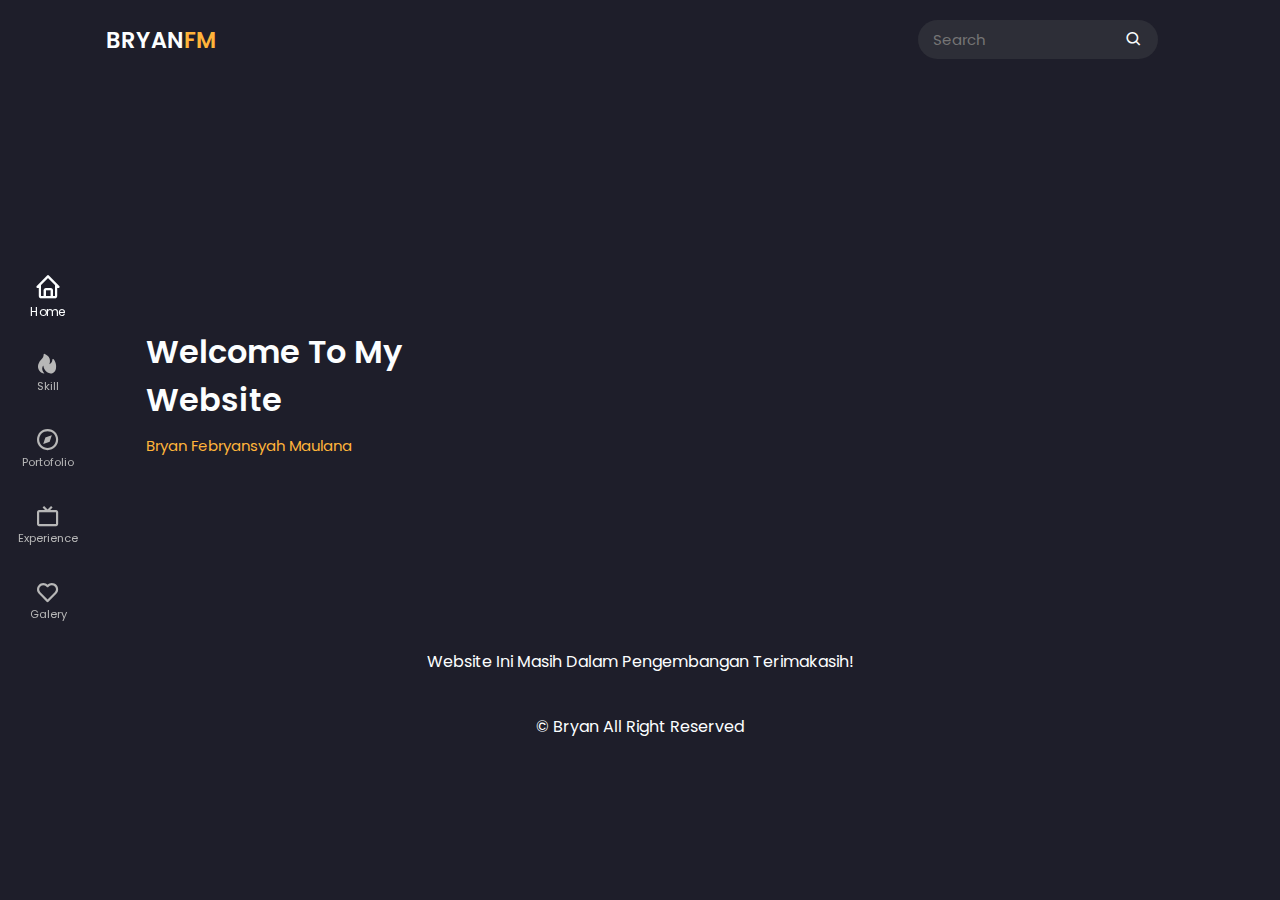
<file: index.html>
<!DOCTYPE html>
<html lang="en">
<head>
    <meta charset="UTF-8">
    <meta http-equiv="X-UA-Compatible" content="IE=edge">
    <meta name="viewport" content="width=device-width, initial-scale=1.0">
    <title>Bryan Febryansyah Maulana</title>
    <!-- Link To CSS -->
    <link rel="stylesheet" href="css/style.css">
    <!-- Link Swiper CSS -->
    <link rel="stylesheet" href="css/swiper-bundle.min.css">
    <!-- Fav Icon -->
    <link rel="shortcut icon" href="img/fav-icon.png" type="image/x-icon">
    <!-- Box Icons -->
    <link href='https://unpkg.com/boxicons@2.1.4/css/boxicons.min.css' rel='stylesheet'>
</head>
<body>
    <!-- Header -->
    <header>
        <!-- Nav -->
        <div class="nav container">
            <!-- Logo -->
            <a href="home.html" class="logo">
                Bryan<span>FM</span>
            </a>
            <!-- Search Box -->
            <div class="search-box">
                <input type="search" name="" id="search-input" placeholder="Search">
                <i class="bx bx-search"></i>
            </div>
            <!-- User -->
            <!-- <a href="#" class="user">
                <img src="img/pascal-muller-iSz0IMtulos-unsplash.png" alt="" class="user-img">
            </a> -->
            <!-- NavBar -->
            <div class="navbar">
                <a href="#home" class="nav-link nav-active">
                    <i class='bx bx-home' ></i>
                    <span class="nav-link-title">Home</span>
                </a>
                <a href="#popular" class="nav-link">
                    <i class='bx bxs-hot' ></i>
                    <span class="nav-link-title">Skill</span>
                </a>
                <a href="#movies" class="nav-link">
                    <i class='bx bx-compass' ></i>
                    <span class="nav-link-title">Portofolio</span>
                </a>
                <a href="play-page.html" class="nav-link">
                    <i class='bx bx-tv' ></i>
                    <span class="nav-link-title">Experience</span>
                </a>
                <a href="#home" class="nav-link">
                    <i class='bx bx-heart' ></i>
                    <span class="nav-link-title">Galery</span>
                </a>
            </div>
        </div>
    </header>
    <!-- Home -->
    <section class="home container" id="home">
        <!-- Home Image -->
        <!-- <img src="img/pascal-muller-iSz0IMtulos-unsplash.png" alt="" class="home-img"> -->
        <!-- Home Text -->
        <div class="home-text">
            <h1 class="home-title">Welcome To My <br>Website</h1>
            <p>Bryan Febryansyah Maulana</p>
            <!-- <a href="#" class="watch-btn">
                <i class='bx bx-right-arrow' ></i>
                <span>Watch the trailer</span>
            </a> -->
        </div>
    </section>
    <div class="copyright">
        <p>Website Ini Masih Dalam Pengembangan Terimakasih!</p>
    </div>
    <!-- Copyright -->
    <div class="copyright">
        <p>&#169; Bryan All Right Reserved</p>
    </div>

    <!-- Link Swiper JS -->
    <script src="js/swiper-bundle.min.js"></script>
    <!-- Link To JS-->
    <script src="js/main.js"></script>
</body>
</html>
</file>
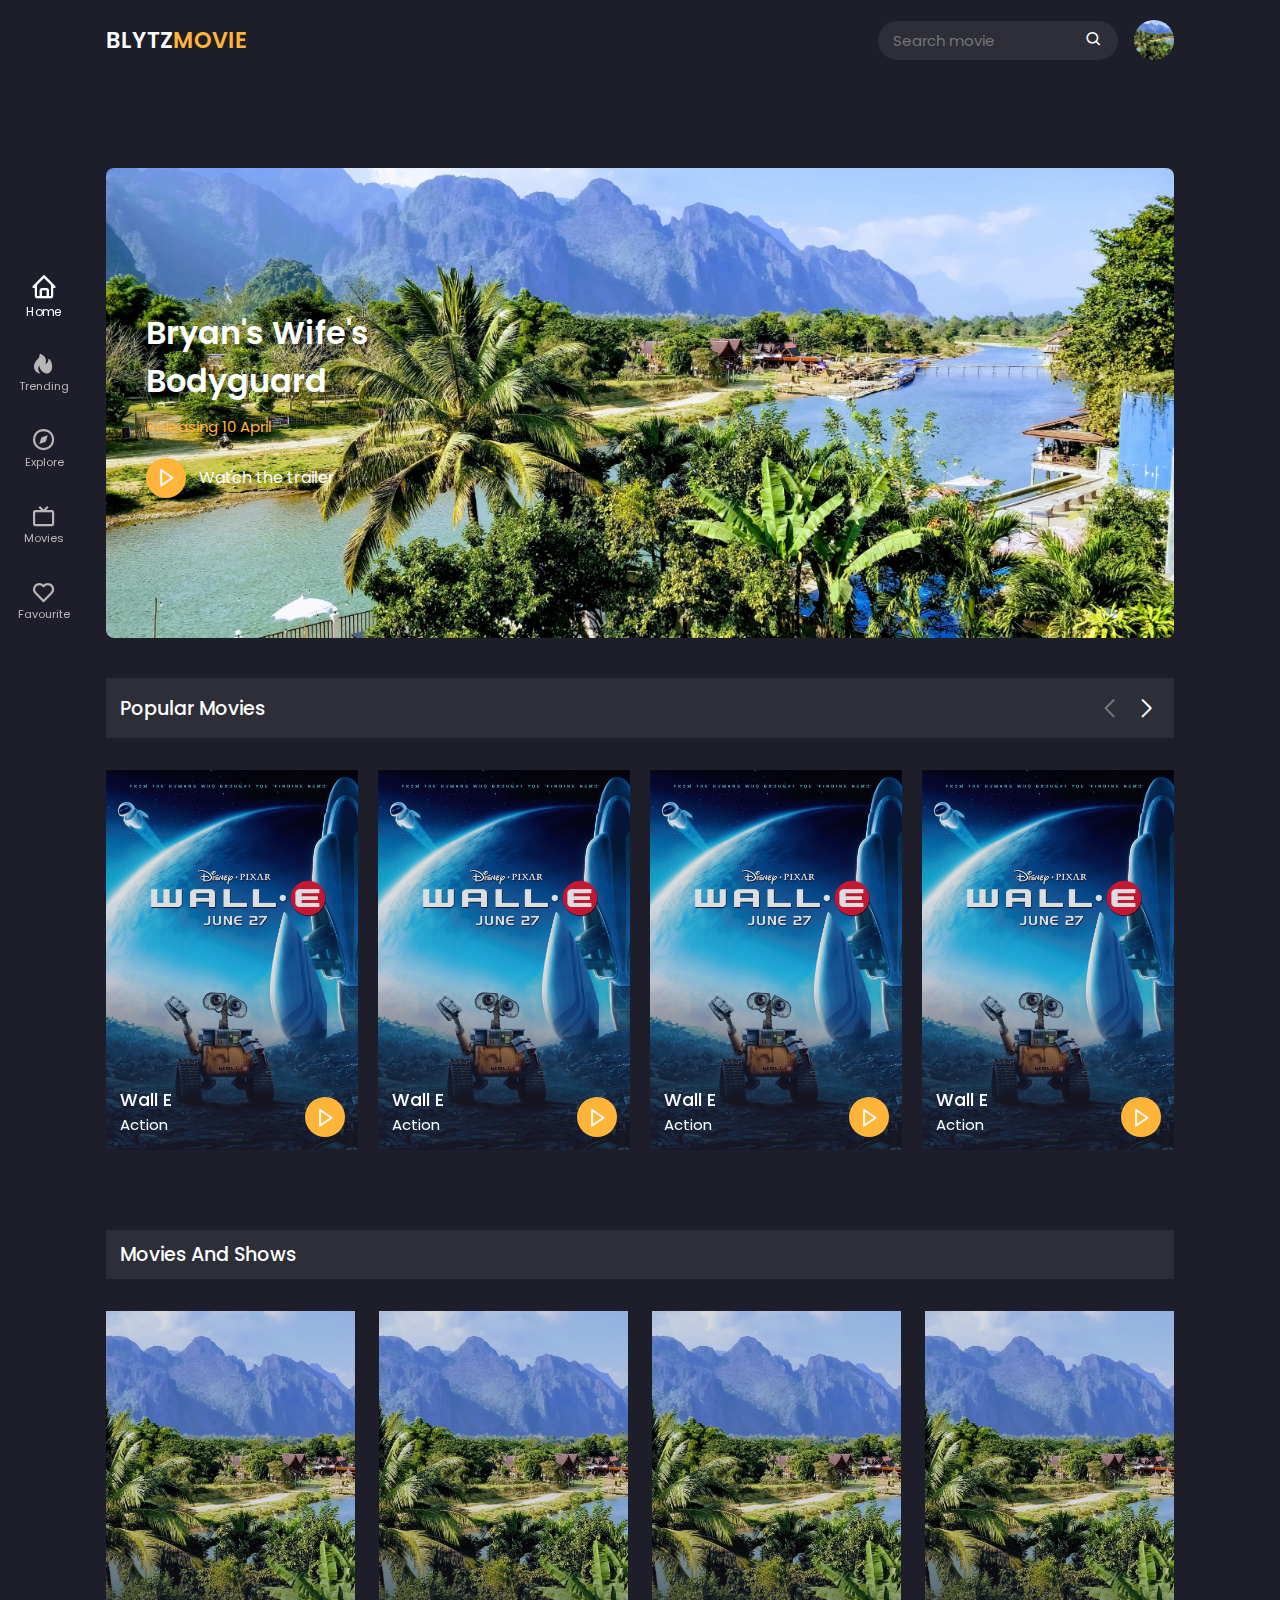
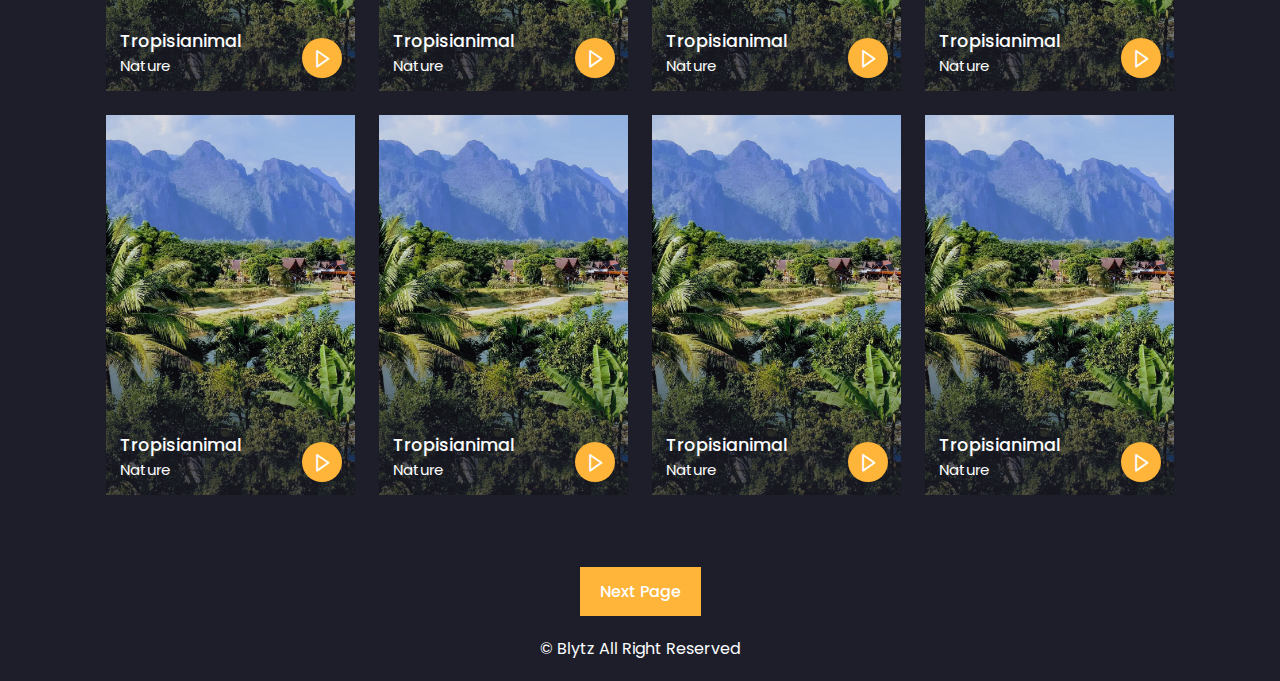
<file: home.html>
<!DOCTYPE html>
<html lang="en">
<head>
    <meta charset="UTF-8">
    <meta http-equiv="X-UA-Compatible" content="IE=edge">
    <meta name="viewport" content="width=device-width, initial-scale=1.0">
    <title>Movies</title>
    <!-- Link To CSS -->
    <link rel="stylesheet" href="css/style.css">
    <!-- Link Swiper CSS -->
    <link rel="stylesheet" href="css/swiper-bundle.min.css">
    <!-- Fav Icon -->
    <link rel="shortcut icon" href="img/fav-icon.png" type="image/x-icon">
    <!-- Box Icons -->
    <link href='https://unpkg.com/boxicons@2.1.4/css/boxicons.min.css' rel='stylesheet'>
</head>
<body>
    <!-- Header -->
    <header>
        <!-- Nav -->
        <div class="nav container">
            <!-- Logo -->
            <a href="home.html" class="logo">
                Blytz<span>Movie</span>
            </a>
            <!-- Search Box -->
            <div class="search-box">
                <input type="search" name="" id="search-input" placeholder="Search movie">
                <i class="bx bx-search"></i>
            </div>
            <!-- User -->
            <a href="#" class="user">
                <img src="img/pascal-muller-iSz0IMtulos-unsplash.png" alt="" class="user-img">
            </a>
            <!-- NavBar -->
            <div class="navbar">
                <a href="#home" class="nav-link nav-active">
                    <i class='bx bx-home' ></i>
                    <span class="nav-link-title">Home</span>
                </a>
                <a href="#popular" class="nav-link">
                    <i class='bx bxs-hot' ></i>
                    <span class="nav-link-title">Trending</span>
                </a>
                <a href="#movies" class="nav-link">
                    <i class='bx bx-compass' ></i>
                    <span class="nav-link-title">Explore</span>
                </a>
                <a href="play-page.html" class="nav-link">
                    <i class='bx bx-tv' ></i>
                    <span class="nav-link-title">Movies</span>
                </a>
                <a href="#home" class="nav-link">
                    <i class='bx bx-heart' ></i>
                    <span class="nav-link-title">Favourite</span>
                </a>
            </div>
        </div>
    </header>
    <!-- Home -->
    <section class="home container" id="home">
        <!-- Home Image -->
        <img src="img/pascal-muller-iSz0IMtulos-unsplash.png" alt="" class="home-img">
        <!-- Home Text -->
        <div class="home-text">
            <h1 class="home-title">Bryan's Wife's <br> Bodyguard </h1>
            <p>Releasing 10 April</p>
            <a href="#" class="watch-btn">
                <i class='bx bx-right-arrow' ></i>
                <span>Watch the trailer</span>
            </a>
        </div>
    </section>
    <!-- Home End -->
    <!-- Popular Section Start -->
    <section class="popular container" id="popular">
        <!-- Heading -->
        <div class="heading">
            <h2 class="heading-title">Popular Movies</h2>
            <!-- Swiper Buttons -->
            <div class="swiper-btn">
                <div class="swiper-button-prev"></div>
                <div class="swiper-button-next"></div>
            </div>
        </div>
        <!-- Content -->
        <div class="popular-content swiper">
            <div class="swiper-wrapper">
                <!-- Movies Box 1 -->
                <div class="swiper-slide">
                    <div class="movie-box">
                        <img src="img/Toy Story 2 and Other Pixar's Movies Ranked for the Ultimate Movie Marathon.png" alt="" class="movie-box-img">
                        <div class="box-text">
                            <h2 class="movie-title">Wall E</h2>
                            <span class="movie-type">Action</span>
                            <a href="#" class="watch-btn play-btn">
                                <i class='bx bx-right-arrow' ></i>
                            </a>
                        </div>
                    </div>
                </div>
                <!-- Movies Box 2 -->
                <div class="swiper-slide">
                    <div class="movie-box">
                        <img src="img/Toy Story 2 and Other Pixar's Movies Ranked for the Ultimate Movie Marathon.png" alt="" class="movie-box-img">
                        <div class="box-text">
                            <h2 class="movie-title">Wall E</h2>
                            <span class="movie-type">Action</span>
                            <a href="#" class="watch-btn play-btn">
                                <i class='bx bx-right-arrow' ></i>
                            </a>
                        </div>
                    </div>
                </div>
                <!-- Movies Box 3 -->
                <div class="swiper-slide">
                    <div class="movie-box">
                        <img src="img/Toy Story 2 and Other Pixar's Movies Ranked for the Ultimate Movie Marathon.png" alt="" class="movie-box-img">
                        <div class="box-text">
                            <h2 class="movie-title">Wall E</h2>
                            <span class="movie-type">Action</span>
                            <a href="#" class="watch-btn play-btn">
                                <i class='bx bx-right-arrow' ></i>
                            </a>
                        </div>
                    </div>
                </div>
                <!-- Movies Box 4 -->
                <div class="swiper-slide">
                    <div class="movie-box">
                        <img src="img/Toy Story 2 and Other Pixar's Movies Ranked for the Ultimate Movie Marathon.png" alt="" class="movie-box-img">
                        <div class="box-text">
                            <h2 class="movie-title">Wall E</h2>
                            <span class="movie-type">Action</span>
                            <a href="#" class="watch-btn play-btn">
                                <i class='bx bx-right-arrow' ></i>
                            </a>
                        </div>
                    </div>
                </div>
                <!-- Movies Box 5 -->
                <div class="swiper-slide">
                    <div class="movie-box">
                        <img src="img/Toy Story 2 and Other Pixar's Movies Ranked for the Ultimate Movie Marathon.png" alt="" class="movie-box-img">
                        <div class="box-text">
                            <h2 class="movie-title">Wall E</h2>
                            <span class="movie-type">Action</span>
                            <a href="#" class="watch-btn play-btn">
                                <i class='bx bx-right-arrow' ></i>
                            </a>
                        </div>
                    </div>
                </div>
                <!-- Movies Box 6 -->
                <div class="swiper-slide">
                    <div class="movie-box">
                        <img src="img/Toy Story 2 and Other Pixar's Movies Ranked for the Ultimate Movie Marathon.png" alt="" class="movie-box-img">
                        <div class="box-text">
                            <h2 class="movie-title">Wall E</h2>
                            <span class="movie-type">Action</span>
                            <a href="#" class="watch-btn play-btn">
                                <i class='bx bx-right-arrow' ></i>
                            </a>
                        </div>
                    </div>
                </div>
                <!-- Movies Box 7 -->
                <div class="swiper-slide">
                    <div class="movie-box">
                        <img src="img/Toy Story 2 and Other Pixar's Movies Ranked for the Ultimate Movie Marathon.png" alt="" class="movie-box-img">
                        <div class="box-text">
                            <h2 class="movie-title">Wall E</h2>
                            <span class="movie-type">Action</span>
                            <a href="#" class="watch-btn play-btn">
                                <i class='bx bx-right-arrow' ></i>
                            </a>
                        </div>
                    </div>
                </div>
                <!-- Movies Box 8 -->
                <div class="swiper-slide">
                    <div class="movie-box">
                        <img src="img/Toy Story 2 and Other Pixar's Movies Ranked for the Ultimate Movie Marathon.png" alt="" class="movie-box-img">
                        <div class="box-text">
                            <h2 class="movie-title">Wall E</h2>
                            <span class="movie-type">Action</span>
                            <a href="#" class="watch-btn play-btn">
                                <i class='bx bx-right-arrow' ></i>
                            </a>
                        </div>
                    </div>
                </div>
              </div>
        </div>
    </section>
    <!-- Popular Section End -->
    <!-- Movies Section End -->
    <section class="movies container" id="movies">
        <!-- Heading -->
        <div class="heading">
            <h2 class="heading-title">Movies And Shows</h2>
        </div>
        <!-- Movies Content -->
        <div class="movies-content">
            <!-- Movies Box 1 -->
            <div class="movie-box">
                <img src="img/pascal-muller-iSz0IMtulos-unsplash.png" alt="" class="movie-box-img">
                <div class="box-text">
                    <h2 class="movie-title">Tropisianimal</h2>
                    <span class="movie-type">Nature</span>
                    <a href="play-page.html" class="watch-btn play-btn">
                        <i class='bx bx-right-arrow' ></i>
                    </a>
                </div>
            </div>
            <!-- Movies Box 1 -->
            <div class="movie-box">
                <img src="img/pascal-muller-iSz0IMtulos-unsplash.png" alt="" class="movie-box-img">
                <div class="box-text">
                    <h2 class="movie-title">Tropisianimal</h2>
                    <span class="movie-type">Nature</span>
                    <a href="#" class="watch-btn play-btn">
                        <i class='bx bx-right-arrow' ></i>
                    </a>
                </div>
            </div>
            <!-- Movies Box 1 -->
            <div class="movie-box">
                <img src="img/pascal-muller-iSz0IMtulos-unsplash.png" alt="" class="movie-box-img">
                <div class="box-text">
                    <h2 class="movie-title">Tropisianimal</h2>
                    <span class="movie-type">Nature</span>
                    <a href="#" class="watch-btn play-btn">
                        <i class='bx bx-right-arrow' ></i>
                    </a>
                </div>
            </div>
            <!-- Movies Box 1 -->
            <div class="movie-box">
                <img src="img/pascal-muller-iSz0IMtulos-unsplash.png" alt="" class="movie-box-img">
                <div class="box-text">
                    <h2 class="movie-title">Tropisianimal</h2>
                    <span class="movie-type">Nature</span>
                    <a href="#" class="watch-btn play-btn">
                        <i class='bx bx-right-arrow' ></i>
                    </a>
                </div>
            </div>
            <!-- Movies Box 1 -->
            <div class="movie-box">
                <img src="img/pascal-muller-iSz0IMtulos-unsplash.png" alt="" class="movie-box-img">
                <div class="box-text">
                    <h2 class="movie-title">Tropisianimal</h2>
                    <span class="movie-type">Nature</span>
                    <a href="#" class="watch-btn play-btn">
                        <i class='bx bx-right-arrow' ></i>
                    </a>
                </div>
            </div>
            <!-- Movies Box 1 -->
            <div class="movie-box">
                <img src="img/pascal-muller-iSz0IMtulos-unsplash.png" alt="" class="movie-box-img">
                <div class="box-text">
                    <h2 class="movie-title">Tropisianimal</h2>
                    <span class="movie-type">Nature</span>
                    <a href="#" class="watch-btn play-btn">
                        <i class='bx bx-right-arrow' ></i>
                    </a>
                </div>
            </div>
            <!-- Movies Box 1 -->
            <div class="movie-box">
                <img src="img/pascal-muller-iSz0IMtulos-unsplash.png" alt="" class="movie-box-img">
                <div class="box-text">
                    <h2 class="movie-title">Tropisianimal</h2>
                    <span class="movie-type">Nature</span>
                    <a href="#" class="watch-btn play-btn">
                        <i class='bx bx-right-arrow' ></i>
                    </a>
                </div>
            </div>
            <!-- Movies Box 1 -->
            <div class="movie-box">
                <img src="img/pascal-muller-iSz0IMtulos-unsplash.png" alt="" class="movie-box-img">
                <div class="box-text">
                    <h2 class="movie-title">Tropisianimal</h2>
                    <span class="movie-type">Nature</span>
                    <a href="#" class="watch-btn play-btn">
                        <i class='bx bx-right-arrow' ></i>
                    </a>
                </div>
            </div>
        </div>
    </section>
    <!-- Movies Section End -->
    <!-- Next Page -->
    <div class="next-page">
        <a href="" class="next-btn">Next Page</a>
    </div>
    <!-- Copyright -->
    <div class="copyright">
        <p>&#169; Blytz All Right Reserved</p>
    </div>

    <!-- Link Swiper JS -->
    <script src="js/swiper-bundle.min.js"></script>
    <!-- Link To JS-->
    <script src="js/main.js"></script>
</body>
</html>
</file>
<file: css/style.css>
/* Google Fonts */
@import url('https://fonts.googleapis.com/css2?family=Poppins:wght@400;500;600;700&display=swap');
*{
    font-family: 'Poppins', sans-serif;
    margin: 0;
    padding: 0;
    scroll-behavior: smooth;
    box-sizing: border-box;
    scroll-padding-top: 2rem;
}
/* Same Varibles */
:root {
    --main-color: #ffb43a;
    --hover-color: hsl(37, 94%, 57%);
    --body-color: #1e1e2a;
    --container-color: #2d2e37;
    --text-color: #fcfeff;
}
/* Custom Scroll Bar */
html::-webkit-scrollbar{
    width: 0.5rem;
    background: transparent;
}
html::-webkit-scrollbar-thumb{
    background: var(--main-color);
}
/* Selection Color */
::selection{
    background: var(--main-color);
    color: var(--text-color);
}
a{
    text-decoration: none;
}
li{
    list-style: none;
}
section{
    padding: 3rem 0 2rem;
}
img{
    width: 100%;
}
.bx {
    cursor: pointer;
}
body{
    background: var(--body-color);
    color: var(--text-color);
}
.container{
    max-width: 1068px;
    margin: auto;
    width: 100%;
}
.header{
    position: fixed;
    top: 0;
    left: 0;
    width: 100%;
    background: var(--body-color);
    z-index: 100;
}
/* Nav */
.nav{
    display: flex;
    align-items: center;
    justify-content: center;
    padding: 20px 0;
}
/* Logo */
.logo{
    font-size: 1.4rem;
    color: var(--text-color);
    font-weight: 600;
    text-transform: uppercase;
    margin: 0 auto 0 0;
}
.logo span{
    color: var(--main-color);
}
/* Search Box */
.search-box{
    max-width: 240px;
    width: 100%;
    display: flex;
    align-items: center;
    column-gap: 0.7rem;
    padding: 8px 15px;
    background: var(--container-color);
    border-radius: 4rem;
    margin-right: 1rem;
}
.search-box .bx {
    font-size: 1.1rem;
}
.search-box .bx:hover {
    color: var(--main-color);
}
#search-input{
    width: 100%;
    border: none;
    outline: none;
    color: var(--text-color);
    background: transparent;
    font-size: 0.938rem;
}
/* User */
.user {
    display: flex;
}
.user-img{
    width: 40px;
    height: 40px;
    border-radius: 50%;
    object-fit: cover;
    object-position: center;
}
/* Navbar */
.navbar {
    position: fixed;
    top: 50%;
    transform: translateY(-50%);
    left: 18px;
    display: flex;
    flex-direction: column;
    row-gap: 2.1rem;
    z-index: 99;
}
.nav-link{
    display: flex;
    flex-direction: column;
    align-items: center;
    color: #b7b7b7;
}
.nav-link:hover, 
.nav-active {
    color: var(--text-color);
    transition: 0.3s all linear;
    transform: scale(1.1);
}
.nav-link .bx {
    font-size: 1.6rem;
}
.nav-link-title {
    font-size: 0.7rem;
}
/* Home */
.home {
    position: relative;
    min-height: 470px;
    display: flex;
    align-items: center;
    margin-top: 5rem !important;
    border-radius: 0.5rem;
}
.home-img {
    position: absolute;
    width: 100%;
    height: 100%;
    z-index: -1;
    object-fit: cover;
    border-radius: 0.5rem;
}
.home-text {
    padding-left: 40px;
}
.home-title {
    font-size: 2rem;
    font-weight: 600;
}
.home-text p {
    font-size: 0.938rem;
    margin: 10px 0 20px;
    color: var(--main-color);
}
.watch-btn {
    display: flex;
    align-items: center;
    column-gap: 0.8rem;
    color: var(--text-color);
}
.watch-btn .bx {
    font-size: 21px;
    background: var(--main-color);
    width: 40px;
    height: 40px;
    border-radius: 50%;
    display: flex;
    align-items: center;
    justify-content: center;
}
.watch-btn .bx:hover {
    background: var(--hover-color);
}
.watch-btn span {
    font-size: 1rem;
    font-weight: 400;
}
/* Heading */
.heading{
    display: flex;
    align-items: center;
    justify-content: space-between;
    background: var(--container-color);
    padding: 8px 14px;
    border: 1px solid hsl(200, 100%, 99% / 5%);
    margin-bottom: 2rem;
}
.heading-title{
    font-size: 1.2rem;
    font-weight: 500;
}
/* Movie Box */
.movie-box {
    position: relative;
    width: 100%;
    height: 380px;
    overflow: hidden;
}
.movie-box-img {
    width: 100%;
    height: 100%;
    object-fit: cover;
}
.movie-box .box-text {
    position: absolute;
    bottom: 0;
    left: 0;
    width: 100%;
    height: 100%;
    display: flex;
    flex-direction: column;
    justify-content: flex-end;
    padding: 14px;
    background: linear-gradient(
        8deg,    
        hsl(240 17% 14% / 74%) 14%,
        hsl(240 17% 14% / 14%) 44%
    );
    overflow: hidden;
}
.movie-title{
    font-size: 1.1rem;
    font-weight: 500;
}
.movie-type{
    font-size: 0.938rem;
}
.play-btn{
    position: absolute;
    bottom: 0.8rem;
    right: 0.8rem;
}
/* Swiper Btns */
.swiper-btn {
    display: flex;
}
.swiper-button-next,
.swiper-button-prev {
    position: static !important;
    margin: 0 0 0 10px !important;
}
.swiper-button-next::after,
.swiper-button-prev::after{
    color: var(--text-color);
    font-size: 18px !important;
    font-weight: 700;
}
/* Movies */
.movies .heading {
    padding: 10px 14px;
}
.movies-content{
    display: grid;
    grid-template-columns: repeat(auto-fit, minmax(247px, 1fr ));
    gap: 1.5rem;
}
.movies-content .movie-box:hover .movie-box-img{
    transform: scale(1.1);
    transition: 0.5s;
}
.next-page{
    display: flex;
    align-items: center;
    justify-content: center;
    margin-top: 2.5rem;
}
.next-btn {
    background: var(--main-color);
    padding: 12px 20px;
    color: var(--text-color);
    font-weight: 500;
}
.next-btn:hover {
    background: var(--hover-color);
    transition: 0.3s all linear;
}
/* Copyright */
.copyright {
    text-align: center;
    padding: 20px;
}
/* Play Container */
.play-container {
    position: relative;
    min-height: 540px;
    margin-top: 5rem !important;
}
.play-img {
    position: absolute;
    width: 100%;
    height: 100%;
    object-fit: cover;
    object-position: center;
    z-index: -1;
}
.play-text {
    position: absolute;
    bottom: 0;
    left: 0;
    width: 100%;
    height: 100%;
    display: flex;
    flex-direction: column;
    justify-content: flex-end;
    padding: 40px;
    background: linear-gradient(
        8deg,    
        hsl(240 17% 14% / 74%) 14%,
        hsl(240 17% 14% / 14%) 44%
    );
}
.play-text h2{
    font-size: 1.5rem;
    font-weight: 600;
}
.rating{
    display: flex;
    align-items: center;
    column-gap: 2px;
    font-size: 1.1rem;
    color: var(--main-color);
    margin-top: 4px;
}
.tags{
    display: flex;
    align-items: center;
    column-gap: 8px;
    margin: 1rem 0;
}
.tags span {
    background: var(--container-color);
    padding: 0 4px;
}
.play-movie{
    position: absolute;
    bottom: 18rem;
    right: 10rem;
    display: flex !important;
    align-items: center;
    justify-content: center;
    width: 45px;
    height: 45px;
    border-radius: 50%;
    background: var(--main-color);
    font-size: 24px;
    animation: animate 2s linear infinite;
}
@keyframes animate{
    0% {
        box-shadow: 0 0 0 0 rgb(255, 180, 58, 0.7);
    }
    40% {
        box-shadow: 0 0 0 50px rgb(255, 193, 7, 0);
    }
    80% {
        box-shadow: 0 0 0 50px rgb(255, 193, 7, 0);
    }
    100% {
        box-shadow: 0 0 0 rgb(255, 193, 7, 0);
    }
}
/* Video Container */
.video-container {
    position: fixed;
    top: 0;
    left: 0;
    display: none;
    align-items: center;
    justify-content: center;
    width: 100%;
    height: 100vh;
    background: hsl(234 10% 20% / 60%);
    z-index: 400;
}
.video-container.show-video{
    display: flex;
}

.video-box{
    position: relative;
    width: 82%;
}
.video-box #myvideo {
    width: 100%;
    aspect-ratio: 16/9;
}
.close-video {
    position: absolute;
    top: -3rem;
    right: 0;
    font-size: 40px;
    color: var(--main-color);
}
/* About Movie */
.about-movie{
    margin-top: 2rem !important;
}
.about-movie h2{
    font-size: 1.4rem;
    font-weight: 600;
    color: var(--main-color);
}
.about-movie p{
    max-width: 600px;
    font-size: 0.983rem;
    margin: 10px 0;
}
/* Cast */
.cast-heading{
    font-size: 1.2rem;
    font-weight: 600;
    margin-bottom: 1rem;
    color: var(--main-color);
}
.cast{
    display: grid;
    grid-template-columns: repeat(auto-fit, minmax(150px, 150px));
    gap: 1rem;
}
.cast-img{
    width: 150px;
    height: 180px;
    object-fit: cover;
    object-position: center;
}
/* Download */
.download{
    max-width: 800px;
    width: 1005;
    margin: auto;
    display: grid;
    justify-content: center;
    margin-top: 2rem;
}
.download-title{
    text-align: center;
    font-size: 1.4rem;
    font-weight: 500;
    margin: 1.6rem 0;
    color: var(--main-color);
}
.download-links{
    display: grid;
    grid-template-columns: repeat(3, 1fr);
    gap: 10px;
    margin-bottom: 2rem;
}
.download-links a{
    text-align: center;
    background: var(--main-color);
    padding: 12px 24px;
    color: var(--body-color);
    letter-spacing: 1px;
    font-weight: 500;
}
.download-links a:hover{
    background: var(--hover-color);
}
/* Responsive */
@media (max-width: 1170px) {
    .navbar {
        bottom: 0;
        left: 0;
        right: 0;
        top: auto;
        transform: translateY(0);
        flex-direction: row;
        justify-content: space-evenly;
        row-gap: 1px;
        padding: 10px;
        border-top: 1px solid hsl(200 100% 99% / 5%);
        background: linear-gradient(
            8deg,
             hsl(240 17% 14% / 100%) 5%,
             hsl(240 17% 14% / 90%) 100%
             );
    }
    .nav-link .bx {
        font-size: 1.5rem;
    }
    .copyright {
        margin-bottom: 4rem;
    }
}
@media (max-width: 1060px) {
    .container {
        margin: 0 auto;
        width: 95%;
    }
}
@media (max-width: 991px) {
    .movie-box {
        height: 340px;
    }
    .movies-content {
        grid-template-columns: repeat(auto-fit, minmax(214px, 1fr));
    }
}
@media (max-width: 888px) {
    .nav {
        padding: 14px 0;
    }
    .home {
        min-height: 440px;
        margin-top: 4rem !important;
    }
    .home-text {
        padding-left: 25px;
    }
    .home-title {
        font-size: 1.6rem;
    }
    .watch-btn span {
        font-size: 0.9rem;
    }
    .movie-title {
        font-size: 1rem;
        padding-right: 30px;
    }
    .play-container{
        min-height: 440px;
        margin-top: 4rem !important;
    }
    .play-movie {
        bottom: 14rem;
        right: 4rem;
    }
    .cast {
        justify-content: center;
    }
}
/* For Medium Devices / Tablet Etc */
@media (max-width: 768px) {
    .nav {
        padding: 11px 0;
    }
    .logo {
        font-size: 1.2rem;
    }
    section{
        padding: 2rem 0;
    }
    .home-img {
        object-position: left;
    }
    .movie-type {
        font-size: 0.875rem;
        margin-top: 2px;
    }
    .tags span,
    .about-movie p {
        font-size: 0.875rem;
    }
    p {
        font-size: 0.875rem;
    }
    .play-text h2,
    .about-movie h2 {
        font-size: 1.3rem;
    }
    .play-movie {
        bottom: 10rem;
        right: 2rem;
    }
}
@media (max-width: 514px) {
    .home {
        min-height: 380px;
    }
    .heading {
        padding: 2px 14px;
    }
    .heading-title {
        font-size: 1rem;
    }
    .play-text {
        padding: 20px;
    }
    .play-movie {
        bottom: 4rem;
    }
    .video-box {
        width: 94%;
    }
    .cast-heading {
        font-size: 1.1rem;
    }
    .cast-title {
        font-size: 0.9rem;
    }
}
@media (max-width: 408px) {
    * {
        scroll-padding-top: 5rem;
    }
    .nav{
        display: grid;
        grid-template-columns: 1fr;
        grid-template-rows: 1fr 1fr;
        row-gap: 5px;
    }
    .search-box {
        max-width: 100%;
        width: 100%;
        border-radius: 4px;
        order: 3;
        grid-column-start: 1;
        grid-column-end: 3;
    }
    .home,
    .play-container {
        margin-top: 7rem !important;
    }
    .movie-box {
        height: 300px;
    }
    .movies-content {
        grid-template-columns: repeat(auto-fit, minmax(150px, 1fr));
        gap: 1rem;
    }
}
/* For Small Devices */
@media (max-width: 370px) {
    .home {
        min-height: 300px;
    }
    .movie-box {
        height: 285px;
    }
    .user-img,
    .watch-btn .bx {
        width: 35px;
        height: 35px;
    }
    .navbar {
        justify-content: space-around;
        padding: 8px 0;
    }
    .watch-btn .bx {
        font-size: 1.4rem;
    }
    .about-movie p {
        text-align: justify;
    }
    .download-links{
        grid-template-columns: 1fr;
    }
}
</file>
